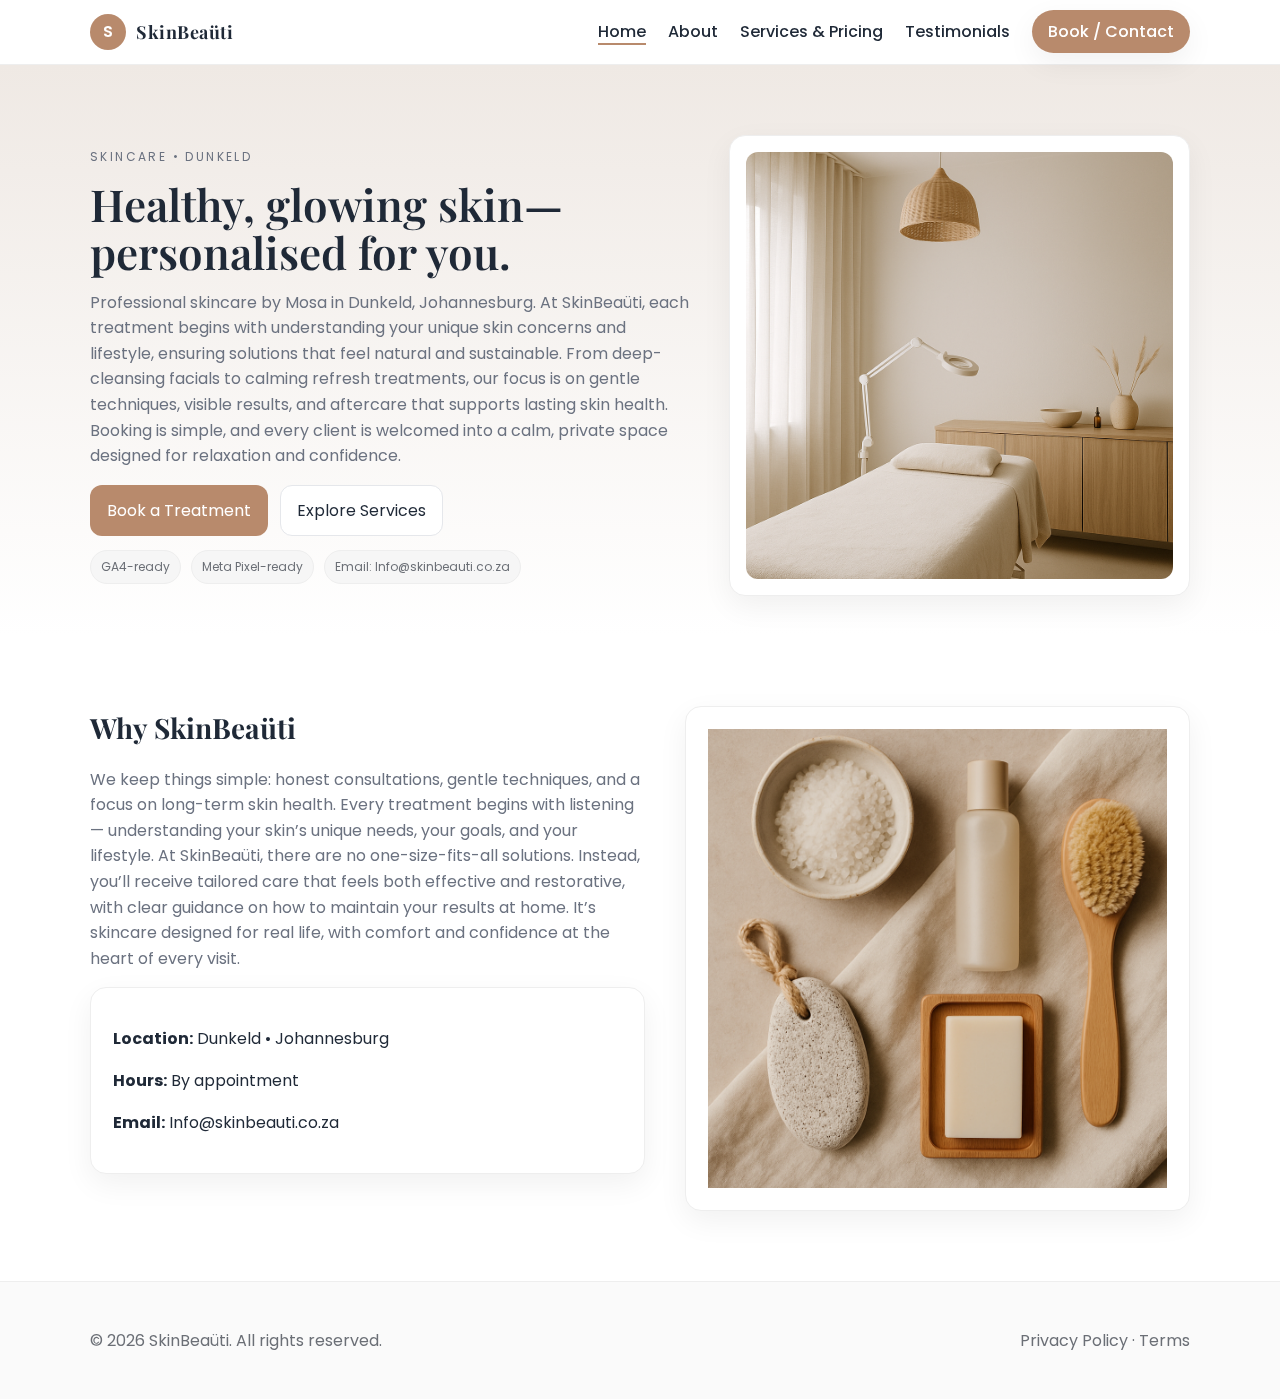
<file: index.html>
<!DOCTYPE html>
<html lang="en">
<head>
  <meta charset="utf-8" />
  <meta name="viewport" content="width=device-width, initial-scale=1" />
  <title>SkinBeaüti | Skincare in Dunkeld</title>
  <meta name="description" content="SkinBeaüti — professional skincare in Dunkeld. Book your treatment today." />
  <meta name="theme-color" content="#efe9e4" />
  <link href="https://fonts.googleapis.com/css2?family=Poppins:wght@300;400;500;600&family=Playfair+Display:wght@400;600&display=swap" rel="stylesheet">
  <link rel="stylesheet" href="styles.css" />
</head>
<body>
<header>
  <div class="container nav">
    <div class="brand">
      <div class="logo" aria-hidden="true">S</div>
      <h1>SkinBeaüti</h1>
    </div>

    <!-- Mobile menu toggle -->
    <button class="nav-toggle" aria-label="Toggle menu" aria-controls="primary-nav" aria-expanded="false">
      <span class="nav-bar" aria-hidden="true"></span>
      <span class="nav-bar" aria-hidden="true"></span>
      <span class="nav-bar" aria-hidden="true"></span>
    </button>

    <nav aria-label="Primary">
      <ul id="primary-nav" class="nav-links">
        <li><a href="index.html">Home</a></li>
        <li><a href="about.html">About</a></li>
        <!---<li><a href="services.html">Services</a></li>--->
        <li><a href="pricing.html">Services & Pricing</a></li>
        <li><a href="testimonials.html">Testimonials</a></li>
        <li><a class="cta" href="contact.html">Book / Contact</a></li>
      </ul>
    </nav>
  </div>
</header>

  <section class="hero">
    <div class="container hero-grid">
      <div>
        <div class="eyebrow">Skincare • Dunkeld</div>
        <h2>Healthy, glowing skin—personalised for you.</h2>
<p class="lead">
  Professional skincare by Mosa in Dunkeld, Johannesburg. At SkinBeaüti, each treatment begins 
  with understanding your unique skin concerns and lifestyle, ensuring solutions that feel natural 
  and sustainable. From deep-cleansing facials to calming refresh treatments, our focus is on 
  gentle techniques, visible results, and aftercare that supports lasting skin health. 
  Booking is simple, and every client is welcomed into a calm, private space designed for 
  relaxation and confidence.
</p>
        <div class="buttons">
          <a href="contact.html#booking" class="btn primary">Book a Treatment</a>
          <a href="pricing.html" class="btn secondary">Explore Services</a>
        </div>
        <div style="margin-top:14px;display:flex;gap:10px;flex-wrap:wrap">
          <span class="pill">GA4-ready</span>
          <span class="pill">Meta Pixel-ready</span>
          <span class="pill">Email: Info@skinbeauti.co.za</span>
        </div>
      </div>
      <div class="hero-card">
        <img src="skincare  treatment room.png" alt="Skincare treatment room" />
      </div>
    </div>
  </section>

  <section>
    <div class="container about">
      <div>
       <h3 class="section-title">Why SkinBeaüti</h3>
<p class="lead">
  We keep things simple: honest consultations, gentle techniques, and a focus on long-term skin health. 
  Every treatment begins with listening — understanding your skin’s unique needs, your goals, and your lifestyle. 
  At SkinBeaüti, there are no one-size-fits-all solutions. Instead, you’ll receive tailored care that feels both 
  effective and restorative, with clear guidance on how to maintain your results at home. 
  It’s skincare designed for real life, with comfort and confidence at the heart of every visit.
</p>
        <div class="about-card">
          <p><strong>Location:</strong> Dunkeld • Johannesburg</p>
          <p><strong>Hours:</strong> By appointment</p>
          <p><strong>Email:</strong> <a href="mailto:Info@skinbeauti.co.za">Info@skinbeauti.co.za</a></p>
        </div>
      </div>
      <div class="about-card">
        <img src="calm spa textures.png" alt="Calm spa textures" />
      </div>
    </div>
  </section>

  <footer>
    <div class="container foot">
      <p>© <span id="year">2025</span> SkinBeaüti. All rights reserved.</p>
<p class="legal-links">
  <a href="#" data-modal-open="privacy">Privacy Policy</a> ·
  <a href="#" data-modal-open="terms">Terms</a>
</p>
    </div>
  </footer>
  <script src="script.js"></script>

  <!-- Privacy Policy Modal -->
<div class="modal" id="modal-privacy" role="dialog" aria-modal="true" aria-labelledby="modal-privacy-title" aria-hidden="true">
  <div class="modal-dialog" role="document">
    <button class="modal-close" type="button" aria-label="Close" data-modal-close>&times;</button>
    <h2 id="modal-privacy-title" class="modal-title">Privacy Policy</h2>
    <div class="modal-content prose">
      <p class="meta"><strong>Effective date:</strong> 30 September 2025</p>

<h3 id="pp-intro">Introduction</h3>
<p>SkinBeauti (“we”, “our”, “us”) respects your privacy. This policy explains what personal information we collect, how we use it, and your rights under South African law (incl. POPIA) and, where applicable, GDPR.</p>

<h3 id="pp-collect">1) Information we collect</h3>
<ul>
  <li><strong>Contact details:</strong> name, email address, phone number.</li>
  <li><strong>Booking details:</strong> appointment type, date/time, notes.</li>
  <li><strong>Payments:</strong> method and transaction references (processed by third-party gateways; we don’t store full card details).</li>
  <li><strong>Consultation info:</strong> preferences, relevant health notes you choose to share.</li>
  <li><strong>Website data:</strong> IP, device/browser info, pages viewed, cookies/analytics.</li>
</ul>

<h3 id="pp-use">2) How we use your information</h3>
<ul>
  <li>To manage bookings, reminders and service follow-ups.</li>
  <li>To respond to enquiries and provide customer support.</li>
  <li>To process payments and issue invoices/receipts.</li>
  <li>To improve our services, website and client experience.</li>
  <li>To send news/offers only if you’ve opted in (you can opt out anytime).</li>
</ul>

<h3 id="pp-share">3) Sharing & disclosure</h3>
<p>We never sell your personal information. We may share it with trusted processors (e.g., booking systems, email/SMS providers, payment gateways, analytics) strictly to deliver our services, and with authorities if required by law.</p>

<h3 id="pp-security">4) Data security & retention</h3>
<ul>
  <li>We use reasonable technical and organisational measures to protect data.</li>
  <li>We keep data only as long as necessary for the purposes above and to meet legal/record-keeping requirements.</li>
</ul>

<h3 id="pp-cookies">5) Cookies</h3>
<p>We use cookies and similar tech to run the site and analyse usage. You can control cookies in your browser; some features may not function without them.</p>

<h3 id="pp-rights">6) Your rights</h3>
<ul>
  <li>Access, correct or delete your personal information.</li>
  <li>Withdraw marketing consent at any time.</li>
  <li>Lodge a complaint with the Information Regulator (South Africa) if you believe your rights are infringed.</li>
</ul>

<h3 id="pp-xborder">7) Cross-border transfers</h3>
<p>Some processors may store data outside South Africa. We take steps to ensure comparable protection where such transfers occur.</p>

<h3 id="pp-updates">8) Updates</h3>
<p>We may update this policy from time to time. We’ll post changes here with a new effective date.</p>

<h3 id="pp-contact">9) Contact</h3>
<p><strong>SkinBeauti</strong><br>
Dunkeld, South Africa<br>
Email: <a href="mailto:info@skinbeauti.co.za">info@skinbeauti.co.za</a><br>
Phone: +27 82 549 3571</p>

<p class="meta">If you have questions about this policy or your data, contact us at the details above.</p>

    </div>
    <div class="modal-actions">
      <button class="btn secondary" data-modal-close>Close</button>
    </div>
  </div>
</div>

<!-- Terms Modal -->
<div class="modal" id="modal-terms" role="dialog" aria-modal="true" aria-labelledby="modal-terms-title" aria-hidden="true">
  <div class="modal-dialog" role="document">
    <button class="modal-close" type="button" aria-label="Close" data-modal-close>&times;</button>
    <h2 id="modal-terms-title" class="modal-title">Terms & Conditions</h2>
    <div class="modal-content prose">
      <p class="meta"><strong>Effective date:</strong> 30 September 2025</p>

<h3 id="t-intro">1) Acceptance of terms</h3>
<p>By using our website or booking a service with SkinBeauti, you agree to these Terms & Conditions (“Terms”).</p>

<h3 id="t-services">2) Services</h3>
<ul>
  <li>Treatments and services are described on our website and may change without notice.</li>
  <li>Suitability is subject to consultation. We may decline or reschedule if a service is not appropriate for your health or skin condition.</li>
</ul>

<h3 id="t-booking">3) Bookings, arrivals & lateness</h3>
<ul>
  <li>Bookings can be made online, by phone or in person. You’ll receive a confirmation when accepted.</li>
  <li>Please arrive at least <strong>10 minutes</strong> before your appointment for check-in and consultation.</li>
  <li>Late arrivals may reduce treatment time to avoid delaying the next client; full fees may still apply.</li>
</ul>

<h3 id="t-cancel">4) Cancellations & no-shows</h3>
<ul>
  <li>Cancel or reschedule at least <strong>24 hours</strong> before your appointment.</li>
  <li>Late cancellations or no-shows may incur a fee and/or result in forfeiture of any deposit.</li>
</ul>

<h3 id="t-payments">5) Prices, deposits & payments</h3>
<ul>
  <li>Prices are in ZAR and may change. The price at the time of booking applies.</li>
  <li>Deposits may be required. Outstanding balances must be settled on or before treatment.</li>
  <li>Accepted payment methods are listed on our website/booking system.</li>
</ul>

<h3 id="t-refunds">6) Refunds & product returns</h3>
<ul>
  <li>Services rendered are non-refundable.</li>
  <li>Retail products may be returned within <strong>7 days</strong> if unused, unopened and in original packaging with proof of purchase.</li>
</ul>

<h3 id="t-health">7) Health disclosure & patch tests</h3>
<ul>
  <li>Please disclose relevant medical conditions, allergies, medications and recent procedures.</li>
  <li>Patch testing may be required for certain treatments; declining testing is at your own risk.</li>
</ul>

<h3 id="t-liability">8) Liability</h3>
<p>We take appropriate care and follow best practice. However, all treatments carry inherent risks. Except where caused by our negligence, SkinBEauti is not liable for injury, loss or damage arising from services or use of products.</p>

<h3 id="t-website">9) Website use</h3>
<ul>
  <li>Content is informational and not medical advice; always consult a professional for diagnosis.</li>
  <li>You may not copy or redistribute site content without written permission.</li>
</ul>

<h3 id="t-promos">10) Promotions, vouchers & gift cards</h3>
<ul>
  <li>Promotions are valid only for stated periods and can’t be combined unless specified.</li>
  <li>Vouchers/gift cards are non-refundable, non-transferable and must be used before expiry.</li>
</ul>

<h3 id="t-privacy">11) Privacy</h3>
<p>Your use of our services is also governed by our <a href="#" data-modal-open="privacy">Privacy Policy</a>.</p>

<h3 id="t-law">12) Governing law</h3>
<p>These Terms are governed by the laws of South Africa. Disputes fall under South African jurisdiction.</p>

<h3 id="t-contact">13) Contact</h3>
<p><strong>SkinBeauti</strong><br>
Dunkeld, South Africa<br>
Email: <a href="mailto:info@skinbeauti.co.za">info@skinbeauti.co.za</a><br>
Phone: +27 82 549 3571</p>
<p class="meta">If you have questions about these Terms, contact us at the details above.</p>
    </div>
    <div class="modal-actions">
      <button class="btn secondary" data-modal-close>Close</button>
    </div>
  </div>
</div>

</body>
</html>
</file>
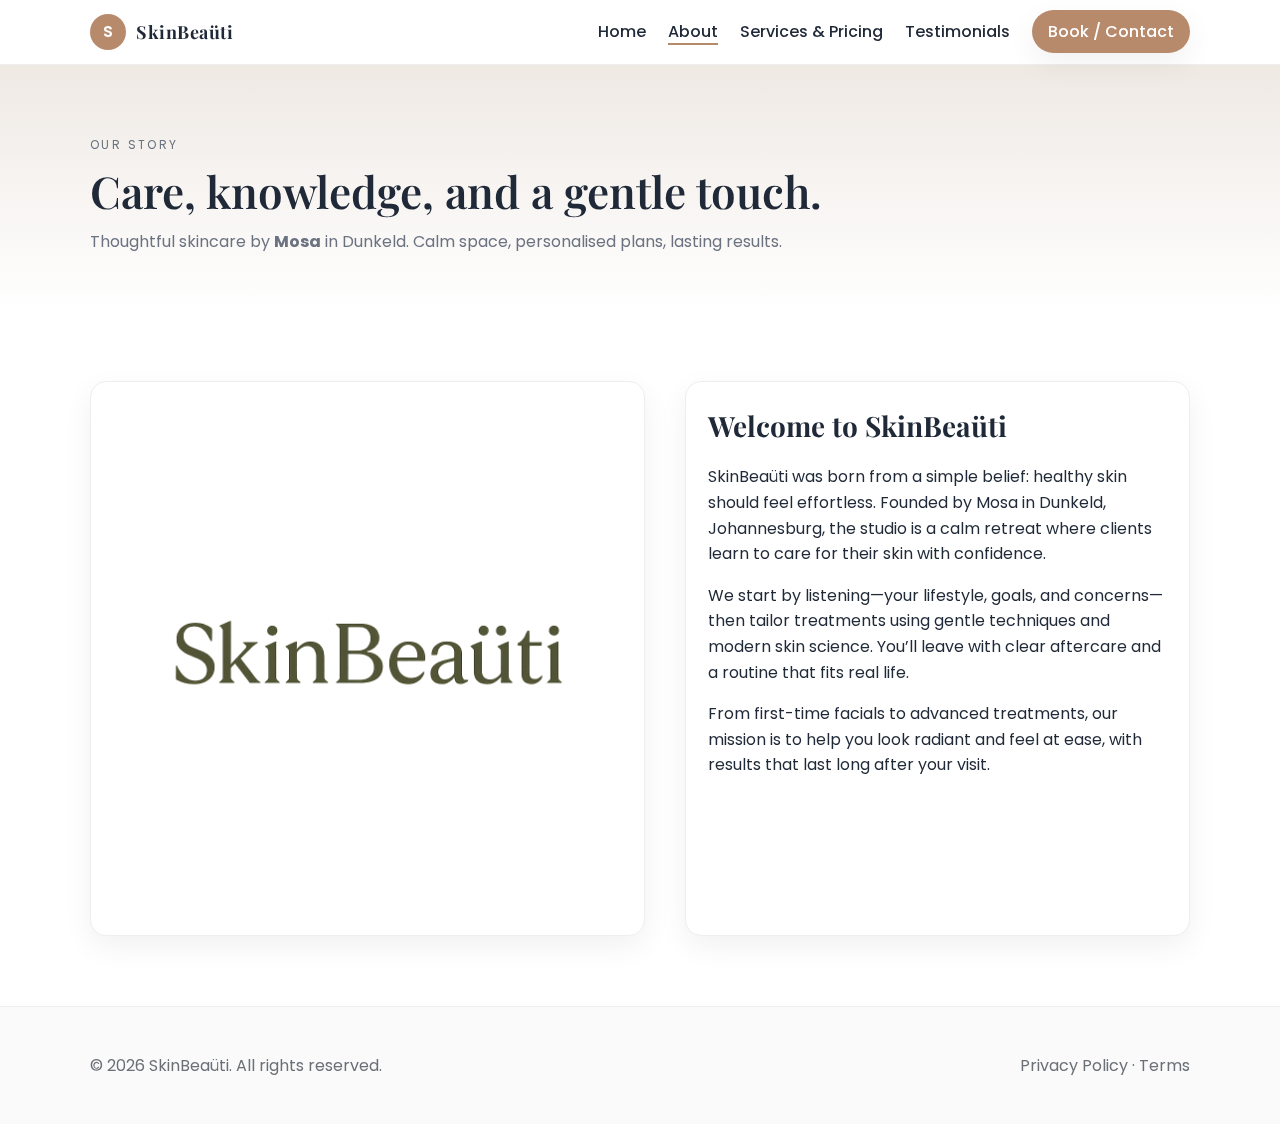
<file: about.html>
<!DOCTYPE html>
<html lang="en">
<head>
  <meta charset="utf-8" />
  <meta name="viewport" content="width=device-width, initial-scale=1" />
  <title>About | SkinBeaüti</title>
  <meta name="description" content="SkinBeaüti — professional skincare in Dunkeld. Book your treatment today." />
  <meta name="theme-color" content="#efe9e4" />
  <link href="https://fonts.googleapis.com/css2?family=Poppins:wght@300;400;500;600&family=Playfair+Display:wght@400;600&display=swap" rel="stylesheet">
  <link rel="stylesheet" href="styles.css" />
</head>
<body>
  <header>
  <div class="container nav">
    <div class="brand">
      <div class="logo" aria-hidden="true">S</div>
      <h1>SkinBeaüti</h1>
    </div>

    <!-- Mobile menu toggle -->
    <button class="nav-toggle" aria-label="Toggle menu" aria-controls="primary-nav" aria-expanded="false">
      <span class="nav-bar" aria-hidden="true"></span>
      <span class="nav-bar" aria-hidden="true"></span>
      <span class="nav-bar" aria-hidden="true"></span>
    </button>

    <nav aria-label="Primary">
      <ul id="primary-nav" class="nav-links">
        <li><a href="index.html">Home</a></li>
        <li><a href="about.html">About</a></li>
        <!---<li><a href="services.html">Services</a></li>--->
        <li><a href="pricing.html">Services & Pricing</a></li>
        <li><a href="testimonials.html">Testimonials</a></li>
        <li><a class="cta" href="contact.html">Book / Contact</a></li>
      </ul>
    </nav>
  </div>
</header>

<section class="hero">
  <div class="container">
    <div class="eyebrow">Our Story</div>
    <h2>Care, knowledge, and a gentle touch.</h2>
    <p class="lead">
      Thoughtful skincare by <strong>Mosa</strong> in Dunkeld. Calm space, personalised plans, lasting results.
    </p>
  </div>
</section>

 <section>
  <div class="container about">
        <div class="about-card">
      <img src="skinbeauti.png" alt="Owner portrait placeholder" />
    </div>
    <div class="about-card">
      <h3 class="section-title">Welcome to SkinBeaüti</h3>
      <p>
        SkinBeaüti was born from a simple belief: healthy skin should feel effortless. Founded by Mosa in
        Dunkeld, Johannesburg, the studio is a calm retreat where clients learn to care for their skin with confidence.
      </p>
      <p>
        We start by listening—your lifestyle, goals, and concerns—then tailor treatments using gentle techniques
        and modern skin science. You’ll leave with clear aftercare and a routine that fits real life.
      </p>
      <p>
        From first-time facials to advanced treatments, our mission is to help you look radiant and feel at ease,
        with results that last long after your visit.
      </p>
    </div>

  </div>
</section>


  <footer>
    <div class="container foot">
      <p>© <span id="year">2025</span> SkinBeaüti. All rights reserved.</p>
<p class="legal-links">
  <a href="#" data-modal-open="privacy">Privacy Policy</a> ·
  <a href="#" data-modal-open="terms">Terms</a>
</p>    </div>
  </footer>
  <script src="script.js"></script>

  <!-- Privacy Policy Modal -->
<div class="modal" id="modal-privacy" role="dialog" aria-modal="true" aria-labelledby="modal-privacy-title" aria-hidden="true">
  <div class="modal-dialog" role="document">
    <button class="modal-close" type="button" aria-label="Close" data-modal-close>&times;</button>
    <h2 id="modal-privacy-title" class="modal-title">Privacy Policy</h2>
    <div class="modal-content prose">
      <p class="meta"><strong>Effective date:</strong> 30 September 2025</p>

<h3 id="pp-intro">Introduction</h3>
<p>SkinBeauti (“we”, “our”, “us”) respects your privacy. This policy explains what personal information we collect, how we use it, and your rights under South African law (incl. POPIA) and, where applicable, GDPR.</p>

<h3 id="pp-collect">1) Information we collect</h3>
<ul>
  <li><strong>Contact details:</strong> name, email address, phone number.</li>
  <li><strong>Booking details:</strong> appointment type, date/time, notes.</li>
  <li><strong>Payments:</strong> method and transaction references (processed by third-party gateways; we don’t store full card details).</li>
  <li><strong>Consultation info:</strong> preferences, relevant health notes you choose to share.</li>
  <li><strong>Website data:</strong> IP, device/browser info, pages viewed, cookies/analytics.</li>
</ul>

<h3 id="pp-use">2) How we use your information</h3>
<ul>
  <li>To manage bookings, reminders and service follow-ups.</li>
  <li>To respond to enquiries and provide customer support.</li>
  <li>To process payments and issue invoices/receipts.</li>
  <li>To improve our services, website and client experience.</li>
  <li>To send news/offers only if you’ve opted in (you can opt out anytime).</li>
</ul>

<h3 id="pp-share">3) Sharing & disclosure</h3>
<p>We never sell your personal information. We may share it with trusted processors (e.g., booking systems, email/SMS providers, payment gateways, analytics) strictly to deliver our services, and with authorities if required by law.</p>

<h3 id="pp-security">4) Data security & retention</h3>
<ul>
  <li>We use reasonable technical and organisational measures to protect data.</li>
  <li>We keep data only as long as necessary for the purposes above and to meet legal/record-keeping requirements.</li>
</ul>

<h3 id="pp-cookies">5) Cookies</h3>
<p>We use cookies and similar tech to run the site and analyse usage. You can control cookies in your browser; some features may not function without them.</p>

<h3 id="pp-rights">6) Your rights</h3>
<ul>
  <li>Access, correct or delete your personal information.</li>
  <li>Withdraw marketing consent at any time.</li>
  <li>Lodge a complaint with the Information Regulator (South Africa) if you believe your rights are infringed.</li>
</ul>

<h3 id="pp-xborder">7) Cross-border transfers</h3>
<p>Some processors may store data outside South Africa. We take steps to ensure comparable protection where such transfers occur.</p>

<h3 id="pp-updates">8) Updates</h3>
<p>We may update this policy from time to time. We’ll post changes here with a new effective date.</p>

<h3 id="pp-contact">9) Contact</h3>
<p><strong>SkinBeauti</strong><br>
Dunkeld, South Africa<br>
Email: <a href="mailto:info@skinbeauti.co.za">info@skinbeauti.co.za</a><br>
Phone: +27 82 549 3571</p>

<p class="meta">If you have questions about this policy or your data, contact us at the details above.</p>

    </div>
    <div class="modal-actions">
      <button class="btn secondary" data-modal-close>Close</button>
    </div>
  </div>
</div>

<!-- Terms Modal -->
<div class="modal" id="modal-terms" role="dialog" aria-modal="true" aria-labelledby="modal-terms-title" aria-hidden="true">
  <div class="modal-dialog" role="document">
    <button class="modal-close" type="button" aria-label="Close" data-modal-close>&times;</button>
    <h2 id="modal-terms-title" class="modal-title">Terms & Conditions</h2>
    <div class="modal-content prose">
      <p class="meta"><strong>Effective date:</strong> 30 September 2025</p>

<h3 id="t-intro">1) Acceptance of terms</h3>
<p>By using our website or booking a service with SkinBeauti, you agree to these Terms & Conditions (“Terms”).</p>

<h3 id="t-services">2) Services</h3>
<ul>
  <li>Treatments and services are described on our website and may change without notice.</li>
  <li>Suitability is subject to consultation. We may decline or reschedule if a service is not appropriate for your health or skin condition.</li>
</ul>

<h3 id="t-booking">3) Bookings, arrivals & lateness</h3>
<ul>
  <li>Bookings can be made online, by phone or in person. You’ll receive a confirmation when accepted.</li>
  <li>Please arrive at least <strong>10 minutes</strong> before your appointment for check-in and consultation.</li>
  <li>Late arrivals may reduce treatment time to avoid delaying the next client; full fees may still apply.</li>
</ul>

<h3 id="t-cancel">4) Cancellations & no-shows</h3>
<ul>
  <li>Cancel or reschedule at least <strong>24 hours</strong> before your appointment.</li>
  <li>Late cancellations or no-shows may incur a fee and/or result in forfeiture of any deposit.</li>
</ul>

<h3 id="t-payments">5) Prices, deposits & payments</h3>
<ul>
  <li>Prices are in ZAR and may change. The price at the time of booking applies.</li>
  <li>Deposits may be required. Outstanding balances must be settled on or before treatment.</li>
  <li>Accepted payment methods are listed on our website/booking system.</li>
</ul>

<h3 id="t-refunds">6) Refunds & product returns</h3>
<ul>
  <li>Services rendered are non-refundable.</li>
  <li>Retail products may be returned within <strong>7 days</strong> if unused, unopened and in original packaging with proof of purchase.</li>
</ul>

<h3 id="t-health">7) Health disclosure & patch tests</h3>
<ul>
  <li>Please disclose relevant medical conditions, allergies, medications and recent procedures.</li>
  <li>Patch testing may be required for certain treatments; declining testing is at your own risk.</li>
</ul>

<h3 id="t-liability">8) Liability</h3>
<p>We take appropriate care and follow best practice. However, all treatments carry inherent risks. Except where caused by our negligence, SkinBEauti is not liable for injury, loss or damage arising from services or use of products.</p>

<h3 id="t-website">9) Website use</h3>
<ul>
  <li>Content is informational and not medical advice; always consult a professional for diagnosis.</li>
  <li>You may not copy or redistribute site content without written permission.</li>
</ul>

<h3 id="t-promos">10) Promotions, vouchers & gift cards</h3>
<ul>
  <li>Promotions are valid only for stated periods and can’t be combined unless specified.</li>
  <li>Vouchers/gift cards are non-refundable, non-transferable and must be used before expiry.</li>
</ul>

<h3 id="t-privacy">11) Privacy</h3>
<p>Your use of our services is also governed by our <a href="#" data-modal-open="privacy">Privacy Policy</a>.</p>

<h3 id="t-law">12) Governing law</h3>
<p>These Terms are governed by the laws of South Africa. Disputes fall under South African jurisdiction.</p>

<h3 id="t-contact">13) Contact</h3>
<p><strong>SkinBeauti</strong><br>
Dunkeld, South Africa<br>
Email: <a href="mailto:info@skinbeauti.co.za">info@skinbeauti.co.za</a><br>
Phone: +27 82 549 3571</p>
<p class="meta">If you have questions about these Terms, contact us at the details above.</p>
    </div>
    <div class="modal-actions">
      <button class="btn secondary" data-modal-close>Close</button>
    </div>
  </div>
</div>

</body>
</html>
</file>
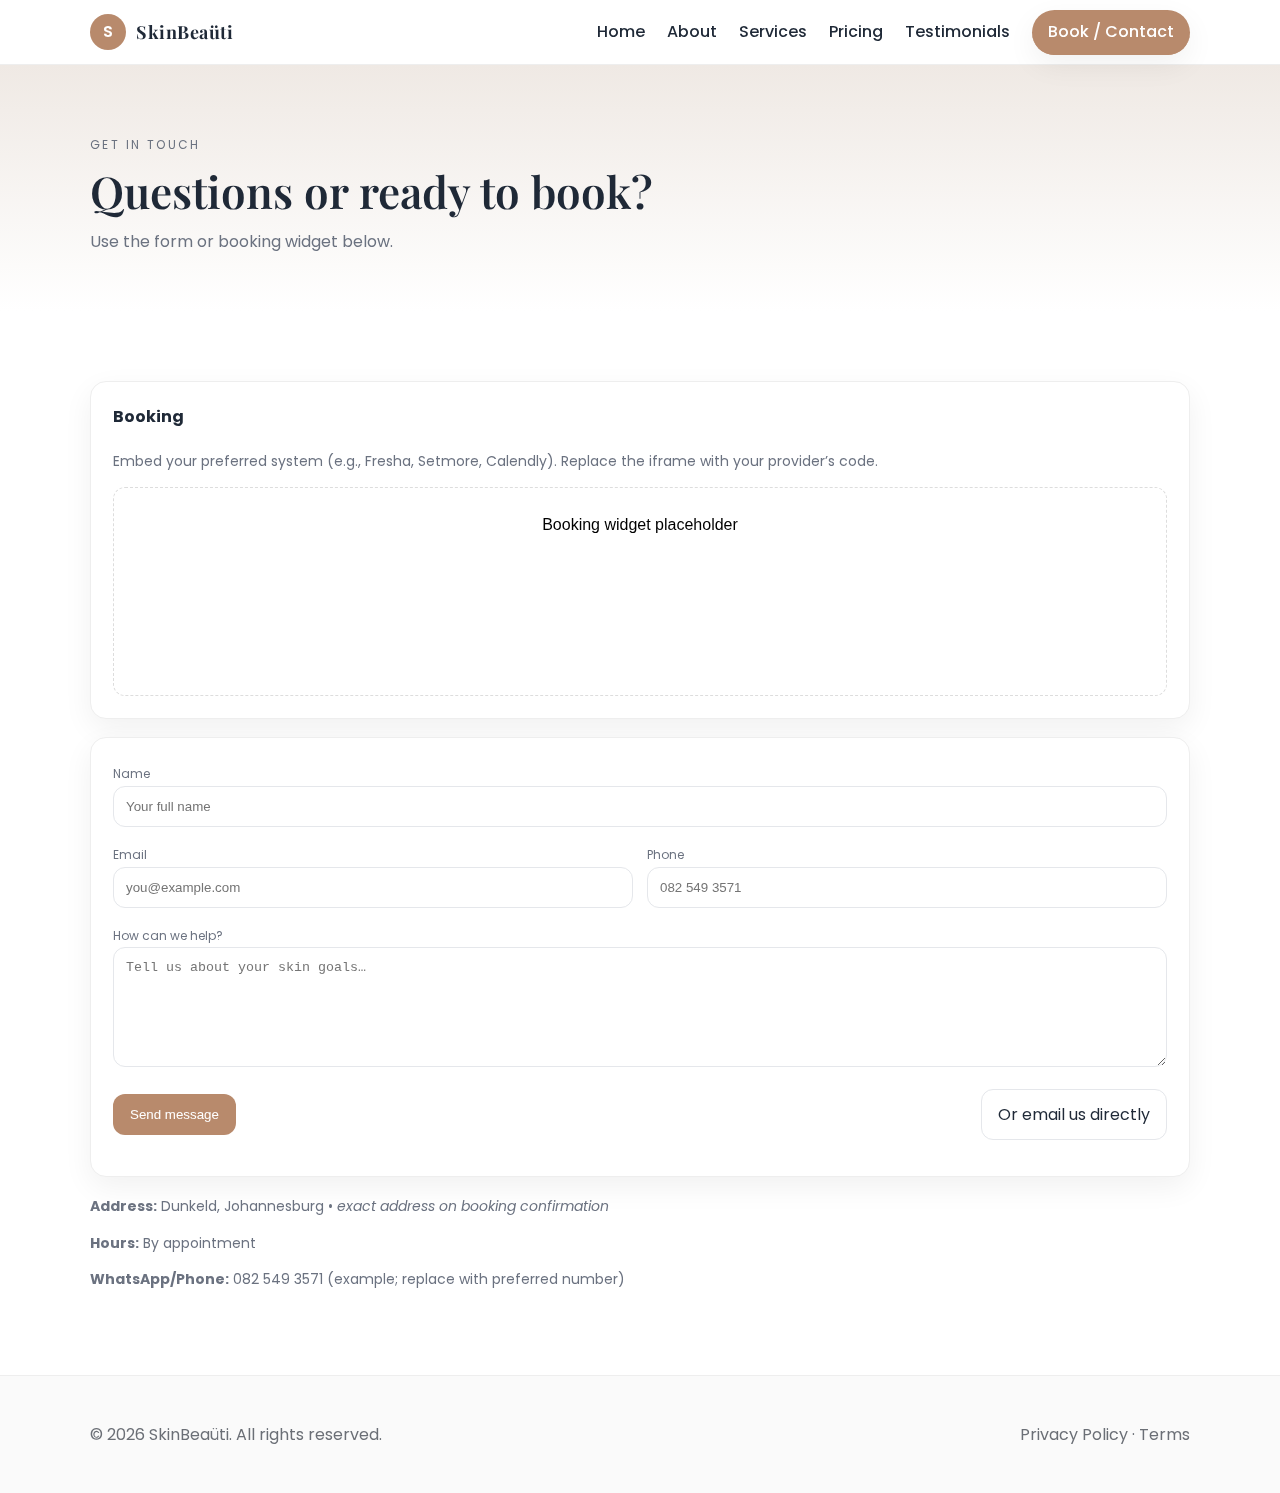
<file: contact.html>
<!DOCTYPE html>
<html lang="en">
<head>
  <meta charset="utf-8" />
  <meta name="viewport" content="width=device-width, initial-scale=1" />
  <title>Contact | SkinBeaüti</title>
  <meta name="description" content="SkinBeaüti — professional skincare in Dunkeld. Book your treatment today." />
  <meta name="theme-color" content="#efe9e4" />
  <link href="https://fonts.googleapis.com/css2?family=Poppins:wght@300;400;500;600&family=Playfair+Display:wght@400;600&display=swap" rel="stylesheet">
  <link rel="stylesheet" href="styles.css" />
</head>
<body>
  <header>
    <div class="container nav">
      <div class="brand">
        <div class="logo" aria-hidden="true">S</div>
        <h1>SkinBeaüti</h1>
      </div>
      <nav aria-label="Primary">
        <ul>
          <li><a href="index.html">Home</a></li>
          <li><a href="about.html">About</a></li>
          <li><a href="services.html">Services</a></li>
          <li><a href="pricing.html">Pricing</a></li>
          <li><a href="testimonials.html">Testimonials</a></li>
          <li><a class="cta" href="contact.html">Book / Contact</a></li>
        </ul>
      </nav>
    </div>
  </header>
  <section class="hero">
    <div class="container">
      <div class="eyebrow">Get in touch</div>
      <h2>Questions or ready to book?</h2>
      <p class="lead">Use the form or booking widget below.</p>
    </div>
  </section>
  <section>
    <div class="container">
      <div id="booking" class="card" style="margin-bottom:18px">
        <h4 style="margin-top:0">Booking</h4>
        <p class="meta">Embed your preferred system (e.g., Fresha, Setmore, Calendly). Replace the iframe with your provider’s code.</p>
        <div style="border:1px dashed #ddd;border-radius:12px;overflow:hidden">
          <iframe title="Booking placeholder" srcdoc="<div style='font-family:sans-serif;padding:20px;text-align:center'>Booking widget placeholder</div>" style="width:100%;height:200px;border:0"></iframe>
        </div>
      </div>

      <div class="card">
        <form id="contactForm" novalidate>
          <div class="full">
            <label for="name">Name</label>
            <input id="name" name="name" placeholder="Your full name" required />
          </div>
          <div>
            <label for="email">Email</label>
            <input id="email" name="email" type="email" placeholder="you@example.com" required />
          </div>
          <div>
            <label for="phone">Phone</label>
            <input id="phone" name="phone" inputmode="tel" placeholder="082 549 3571" />
          </div>
          <div class="full">
            <label for="message">How can we help?</label>
            <textarea id="message" name="message" placeholder="Tell us about your skin goals…" required></textarea>
          </div>
          <div class="full" style="display:flex;gap:10px;align-items:center;justify-content:space-between;flex-wrap:wrap">
            <button class="btn primary" type="submit">Send message</button>
            <a class="btn secondary" href="mailto:Info@skinbeauti.co.za?subject=Website%20enquiry">Or email us directly</a>
          </div>
          <p id="formNote" class="meta full" style="margin:0"></p>
        </form>
      </div>

      <div style="margin-top:18px" class="meta">
        <p><strong>Address:</strong> Dunkeld, Johannesburg • <em>exact address on booking confirmation</em></p>
        <p><strong>Hours:</strong> By appointment</p>
        <p><strong>WhatsApp/Phone:</strong> 082 549 3571 (example; replace with preferred number)</p>
      </div>
    </div>
  </section>

  <script type="application/ld+json">
  {
    "@context": "https://schema.org",
    "@type": "BeautySalon",
    "name": "SkinBeaüti",
    "address": {"@type":"PostalAddress","addressLocality":"Dunkeld","addressRegion":"Gauteng","addressCountry":"ZA"},
    "email": "Info@skinbeauti.co.za",
    "url": "https://skinbeauti.co.za/",
    "telephone": "+27-82-549-3571"
  }
  </script>

  <footer>
    <div class="container foot">
      <p>© <span id="year">2025</span> SkinBeaüti. All rights reserved.</p>
<p class="legal-links">
  <a href="#" data-modal-open="privacy">Privacy Policy</a> ·
  <a href="#" data-modal-open="terms">Terms</a>
</p>    </div>
  </footer>
  <script src="script.js"></script>

  <div class="modal" id="modal-privacy" role="dialog" aria-modal="true" aria-labelledby="modal-privacy-title" aria-hidden="true">
  <div class="modal-dialog" role="document">
    <button class="modal-close" type="button" aria-label="Close" data-modal-close>&times;</button>
    <h2 id="modal-privacy-title" class="modal-title">Privacy Policy</h2>
    <div class="modal-content prose">
      <p>Your Privacy Policy text goes here…</p>
    </div>
    <div class="modal-actions">
      <button class="btn secondary" data-modal-close>Close</button>
    </div>
  </div>
</div>

<!-- Terms Modal -->
<div class="modal" id="modal-terms" role="dialog" aria-modal="true" aria-labelledby="modal-terms-title" aria-hidden="true">
  <div class="modal-dialog" role="document">
    <button class="modal-close" type="button" aria-label="Close" data-modal-close>&times;</button>
    <h2 id="modal-terms-title" class="modal-title">Terms & Conditions</h2>
    <div class="modal-content prose">
      <p>Your Terms & Conditions text goes here…</p>
    </div>
    <div class="modal-actions">
      <button class="btn secondary" data-modal-close>Close</button>
    </div>
  </div>
</div>

</body>
</html>
</file>
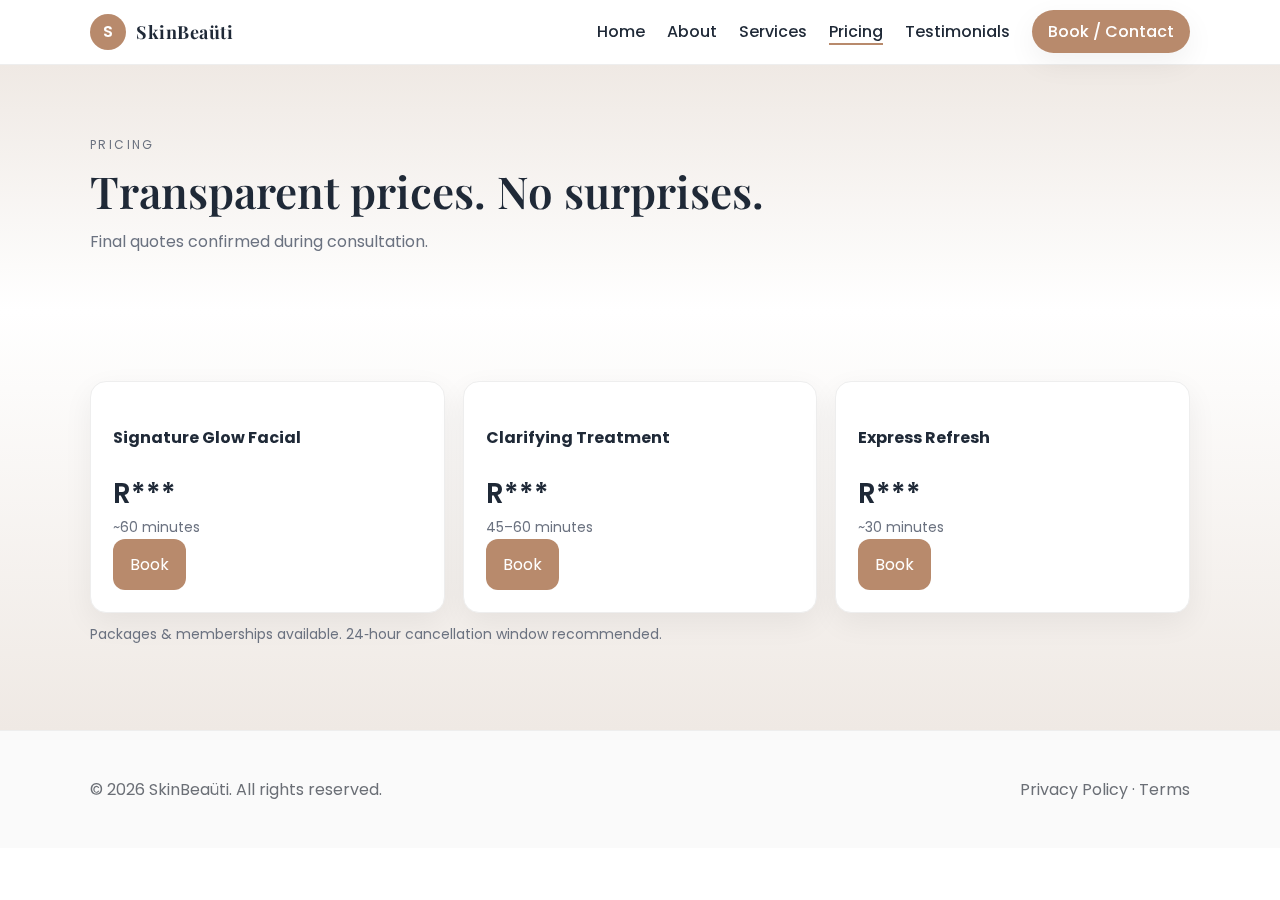
<file: pricing.html>
<!DOCTYPE html>
<html lang="en">
<head>
  <meta charset="utf-8" />
  <meta name="viewport" content="width=device-width, initial-scale=1" />
  <title>Pricing | SkinBeaüti</title>
  <meta name="description" content="SkinBeaüti — professional skincare in Dunkeld. Book your treatment today." />
  <meta name="theme-color" content="#efe9e4" />
  <link href="https://fonts.googleapis.com/css2?family=Poppins:wght@300;400;500;600&family=Playfair+Display:wght@400;600&display=swap" rel="stylesheet">
  <link rel="stylesheet" href="styles.css" />
</head>
<body>
  <header>
    <div class="container nav">
      <div class="brand">
        <div class="logo" aria-hidden="true">S</div>
        <h1>SkinBeaüti</h1>
      </div>
      <nav aria-label="Primary">
        <ul>
          <li><a href="index.html">Home</a></li>
          <li><a href="about.html">About</a></li>
          <li><a href="services.html">Services</a></li>
          <li><a href="pricing.html">Pricing</a></li>
          <li><a href="testimonials.html">Testimonials</a></li>
          <li><a class="cta" href="contact.html">Book / Contact</a></li>
        </ul>
      </nav>
    </div>
  </header>
  <section class="hero">
    <div class="container">
      <div class="eyebrow">Pricing</div>
      <h2>Transparent prices. No surprises.</h2>
      <p class="lead">Final quotes confirmed during consultation.</p>
    </div>
  </section>
  <section style="background:linear-gradient(180deg,#fff,var(--soft))">
    <div class="container">
      <div class="price-grid">
        <div class="card">
          <h4>Signature Glow Facial</h4>
          <div class="price">R***</div>
          <div class="meta">~60 minutes</div>
          <a class="btn primary" href="contact.html#booking">Book</a>
        </div>
        <div class="card">
          <h4>Clarifying Treatment</h4>
          <div class="price">R***</div>
          <div class="meta">45–60 minutes</div>
          <a class="btn primary" href="contact.html#booking">Book</a>
        </div>
        <div class="card">
          <h4>Express Refresh</h4>
          <div class="price">R***</div>
          <div class="meta">~30 minutes</div>
          <a class="btn primary" href="contact.html#booking">Book</a>
        </div>
      </div>
      <p class="meta" style="margin-top:10px">Packages & memberships available. 24‑hour cancellation window recommended.</p>
    </div>
  </section>

  <footer>
    <div class="container foot">
      <p>© <span id="year">2025</span> SkinBeaüti. All rights reserved.</p>
<p class="legal-links">
  <a href="#" data-modal-open="privacy">Privacy Policy</a> ·
  <a href="#" data-modal-open="terms">Terms</a>
</p>    </div>
  </footer>
  <script src="script.js"></script>

  <div class="modal" id="modal-privacy" role="dialog" aria-modal="true" aria-labelledby="modal-privacy-title" aria-hidden="true">
  <div class="modal-dialog" role="document">
    <button class="modal-close" type="button" aria-label="Close" data-modal-close>&times;</button>
    <h2 id="modal-privacy-title" class="modal-title">Privacy Policy</h2>
    <div class="modal-content prose">
      <p>Your Privacy Policy text goes here…</p>
    </div>
    <div class="modal-actions">
      <button class="btn secondary" data-modal-close>Close</button>
    </div>
  </div>
</div>

<!-- Terms Modal -->
<div class="modal" id="modal-terms" role="dialog" aria-modal="true" aria-labelledby="modal-terms-title" aria-hidden="true">
  <div class="modal-dialog" role="document">
    <button class="modal-close" type="button" aria-label="Close" data-modal-close>&times;</button>
    <h2 id="modal-terms-title" class="modal-title">Terms & Conditions</h2>
    <div class="modal-content prose">
      <p>Your Terms & Conditions text goes here…</p>
    </div>
    <div class="modal-actions">
      <button class="btn secondary" data-modal-close>Close</button>
    </div>
  </div>
</div>

</body>
</html>
</file>
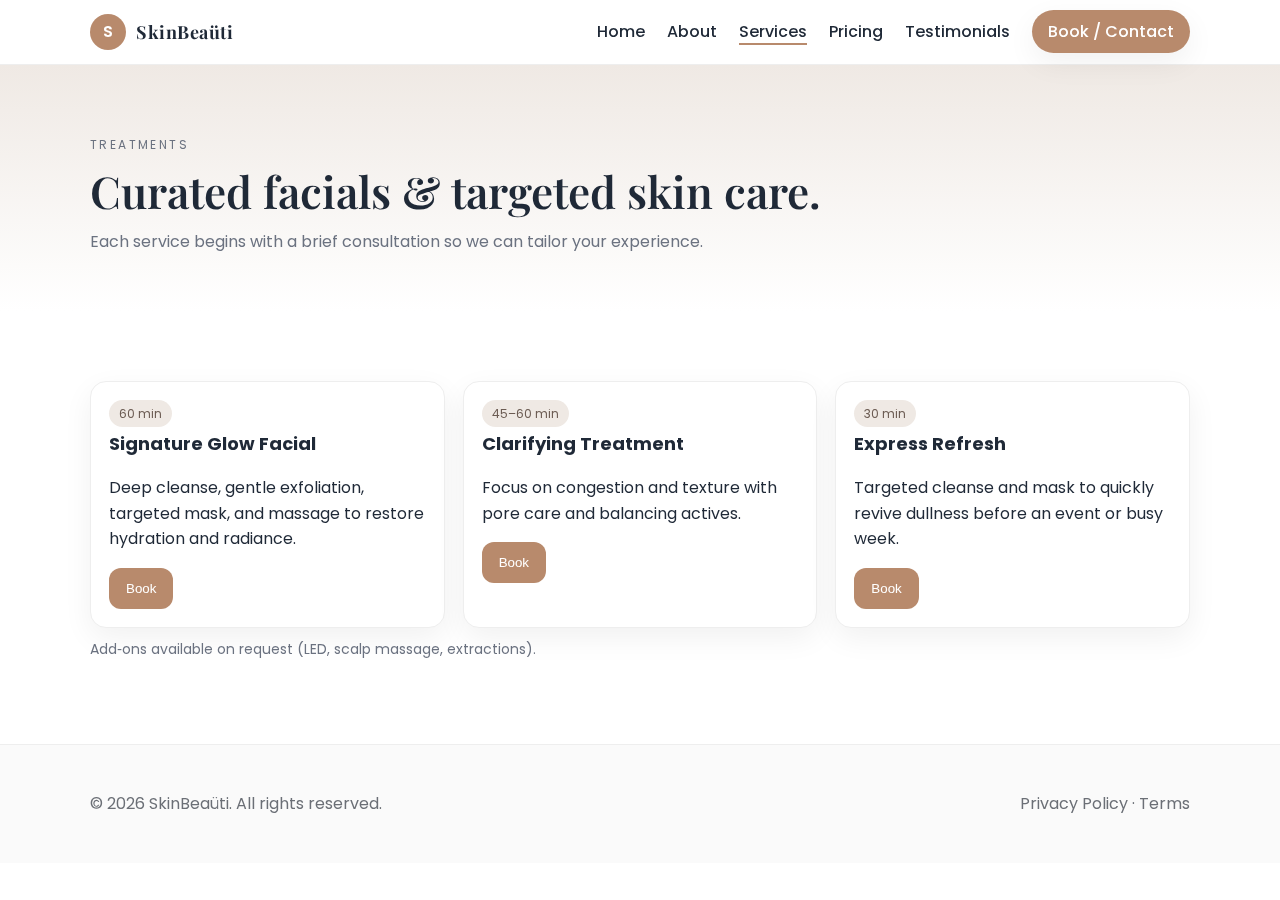
<file: services.html>
<!DOCTYPE html>
<html lang="en">
<head>
  <meta charset="utf-8" />
  <meta name="viewport" content="width=device-width, initial-scale=1" />
  <title>Services | SkinBeaüti</title>
  <meta name="description" content="SkinBeaüti — professional skincare in Dunkeld. Book your treatment today." />
  <meta name="theme-color" content="#efe9e4" />
  <link href="https://fonts.googleapis.com/css2?family=Poppins:wght@300;400;500;600&family=Playfair+Display:wght@400;600&display=swap" rel="stylesheet">
  <link rel="stylesheet" href="styles.css" />
</head>
<body>
  <header>
    <div class="container nav">
      <div class="brand">
        <div class="logo" aria-hidden="true">S</div>
        <h1>SkinBeaüti</h1>
      </div>
      <nav aria-label="Primary">
        <ul>
          <li><a href="index.html">Home</a></li>
          <li><a href="about.html">About</a></li>
          <li><a href="services.html">Services</a></li>
          <li><a href="pricing.html">Pricing</a></li>
          <li><a href="testimonials.html">Testimonials</a></li>
          <li><a class="cta" href="contact.html">Book / Contact</a></li>
        </ul>
      </nav>
    </div>
  </header>
  <section class="hero">
    <div class="container">
      <div class="eyebrow">Treatments</div>
      <h2>Curated facials & targeted skin care.</h2>
      <p class="lead">Each service begins with a brief consultation so we can tailor your experience.</p>
    </div>
  </section>
  <section>
    <div class="container">
      <div class="services-grid" role="list">
        <article class="service" role="listitem">
          <span class="badge">60 min</span>
          <h4>Signature Glow Facial</h4>
          <p>Deep cleanse, gentle exfoliation, targeted mask, and massage to restore hydration and radiance.</p>
          <button class="btn primary" data-book>Book</button>
        </article>
        <article class="service" role="listitem">
          <span class="badge">45–60 min</span>
          <h4>Clarifying Treatment</h4>
          <p>Focus on congestion and texture with pore care and balancing actives.</p>
          <button class="btn primary" data-book>Book</button>
        </article>
        <article class="service" role="listitem">
          <span class="badge">30 min</span>
          <h4>Express Refresh</h4>
          <p>Targeted cleanse and mask to quickly revive dullness before an event or busy week.</p>
          <button class="btn primary" data-book>Book</button>
        </article>
      </div>
      <p class="meta" style="margin-top:10px">Add‑ons available on request (LED, scalp massage, extractions).</p>
    </div>
  </section>

  <footer>
    <div class="container foot">
      <p>© <span id="year">2025</span> SkinBeaüti. All rights reserved.</p>
<p class="legal-links">
  <a href="#" data-modal-open="privacy">Privacy Policy</a> ·
  <a href="#" data-modal-open="terms">Terms</a>
</p>    </div>
  </footer>
  <script src="script.js"></script>

  <div class="modal" id="modal-privacy" role="dialog" aria-modal="true" aria-labelledby="modal-privacy-title" aria-hidden="true">
  <div class="modal-dialog" role="document">
    <button class="modal-close" type="button" aria-label="Close" data-modal-close>&times;</button>
    <h2 id="modal-privacy-title" class="modal-title">Privacy Policy</h2>
    <div class="modal-content prose">
      <p>Your Privacy Policy text goes here…</p>
    </div>
    <div class="modal-actions">
      <button class="btn secondary" data-modal-close>Close</button>
    </div>
  </div>
</div>

<!-- Terms Modal -->
<div class="modal" id="modal-terms" role="dialog" aria-modal="true" aria-labelledby="modal-terms-title" aria-hidden="true">
  <div class="modal-dialog" role="document">
    <button class="modal-close" type="button" aria-label="Close" data-modal-close>&times;</button>
    <h2 id="modal-terms-title" class="modal-title">Terms & Conditions</h2>
    <div class="modal-content prose">
      <p>Your Terms & Conditions text goes here…</p>
    </div>
    <div class="modal-actions">
      <button class="btn secondary" data-modal-close>Close</button>
    </div>
  </div>
</div>

</body>
</html>
</file>
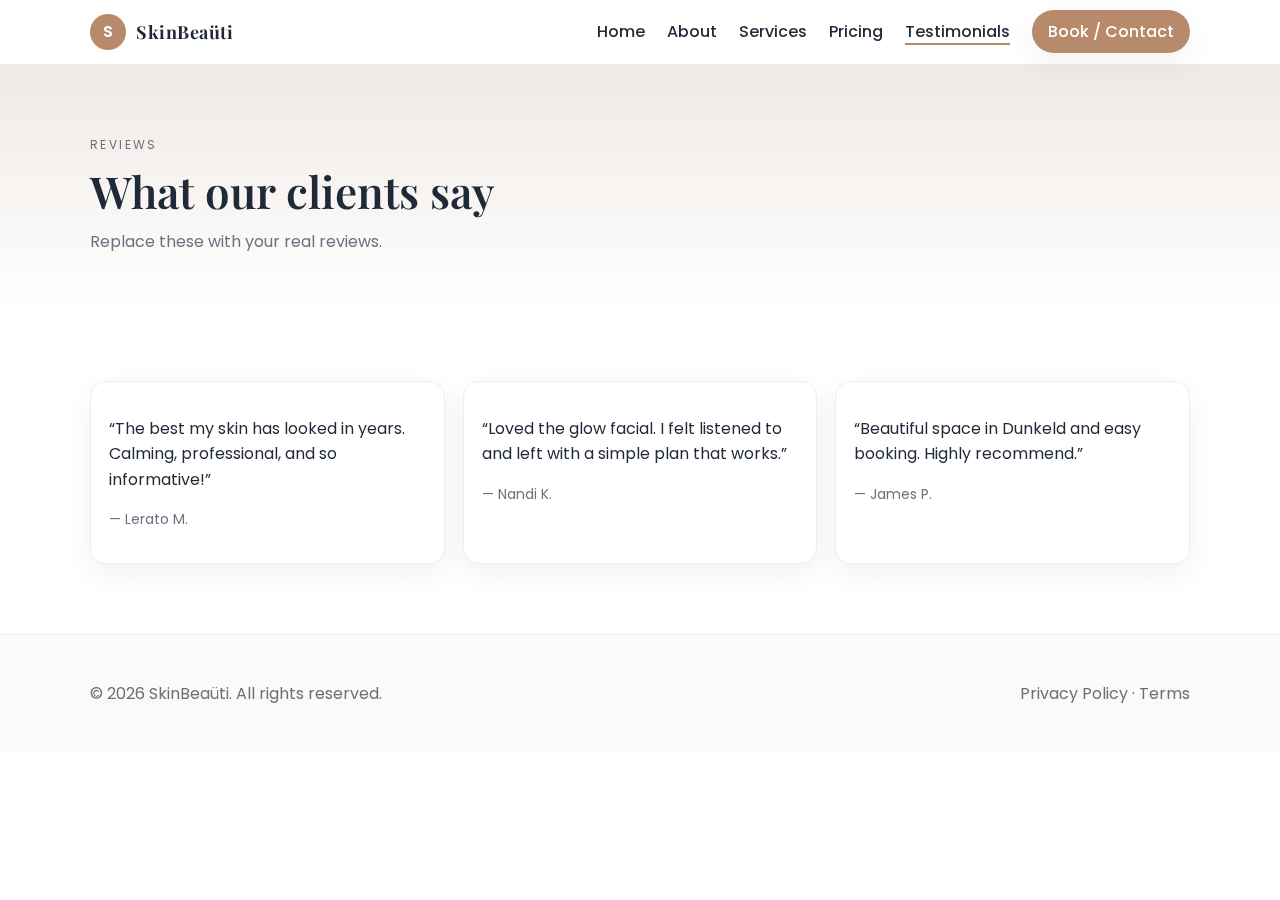
<file: testimonials.html>
<!DOCTYPE html>
<html lang="en">
<head>
  <meta charset="utf-8" />
  <meta name="viewport" content="width=device-width, initial-scale=1" />
  <title>Testimonials | SkinBeaüti</title>
  <meta name="description" content="SkinBeaüti — professional skincare in Dunkeld. Book your treatment today." />
  <meta name="theme-color" content="#efe9e4" />
  <link href="https://fonts.googleapis.com/css2?family=Poppins:wght@300;400;500;600&family=Playfair+Display:wght@400;600&display=swap" rel="stylesheet">
  <link rel="stylesheet" href="styles.css" />
</head>
<body>
  <header>
    <div class="container nav">
      <div class="brand">
        <div class="logo" aria-hidden="true">S</div>
        <h1>SkinBeaüti</h1>
      </div>
      <nav aria-label="Primary">
        <ul>
          <li><a href="index.html">Home</a></li>
          <li><a href="about.html">About</a></li>
          <li><a href="services.html">Services</a></li>
          <li><a href="pricing.html">Pricing</a></li>
          <li><a href="testimonials.html">Testimonials</a></li>
          <li><a class="cta" href="contact.html">Book / Contact</a></li>
        </ul>
      </nav>
    </div>
  </header>
  <section class="hero">
    <div class="container">
      <div class="eyebrow">Reviews</div>
      <h2>What our clients say</h2>
      <p class="lead">Replace these with your real reviews.</p>
    </div>
  </section>
  <section>
    <div class="container">
      <div class="testimonials">
        <div class="quote">
          <p>“The best my skin has looked in years. Calming, professional, and so informative!”</p>
          <p class="meta">— Lerato M.</p>
        </div>
        <div class="quote">
          <p>“Loved the glow facial. I felt listened to and left with a simple plan that works.”</p>
          <p class="meta">— Nandi K.</p>
        </div>
        <div class="quote">
          <p>“Beautiful space in Dunkeld and easy booking. Highly recommend.”</p>
          <p class="meta">— James P.</p>
        </div>
      </div>
    </div>
  </section>

  <footer>
    <div class="container foot">
      <p>© <span id="year">2025</span> SkinBeaüti. All rights reserved.</p>
<p class="legal-links">
  <a href="#" data-modal-open="privacy">Privacy Policy</a> ·
  <a href="#" data-modal-open="terms">Terms</a>
</p>    </div>
  </footer>
  <script src="script.js"></script>

  <!-- Privacy Policy Modal -->
<div class="modal" id="modal-privacy" role="dialog" aria-modal="true" aria-labelledby="modal-privacy-title" aria-hidden="true">
  <div class="modal-dialog" role="document">
    <button class="modal-close" type="button" aria-label="Close" data-modal-close>&times;</button>
    <h2 id="modal-privacy-title" class="modal-title">Privacy Policy</h2>
    <div class="modal-content prose">
      <p class="meta"><strong>Effective date:</strong> 30 September 2025</p>

<h3 id="pp-intro">Introduction</h3>
<p>SkinBeauti (“we”, “our”, “us”) respects your privacy. This policy explains what personal information we collect, how we use it, and your rights under South African law (incl. POPIA) and, where applicable, GDPR.</p>

<h3 id="pp-collect">1) Information we collect</h3>
<ul>
  <li><strong>Contact details:</strong> name, email address, phone number.</li>
  <li><strong>Booking details:</strong> appointment type, date/time, notes.</li>
  <li><strong>Payments:</strong> method and transaction references (processed by third-party gateways; we don’t store full card details).</li>
  <li><strong>Consultation info:</strong> preferences, relevant health notes you choose to share.</li>
  <li><strong>Website data:</strong> IP, device/browser info, pages viewed, cookies/analytics.</li>
</ul>

<h3 id="pp-use">2) How we use your information</h3>
<ul>
  <li>To manage bookings, reminders and service follow-ups.</li>
  <li>To respond to enquiries and provide customer support.</li>
  <li>To process payments and issue invoices/receipts.</li>
  <li>To improve our services, website and client experience.</li>
  <li>To send news/offers only if you’ve opted in (you can opt out anytime).</li>
</ul>

<h3 id="pp-share">3) Sharing & disclosure</h3>
<p>We never sell your personal information. We may share it with trusted processors (e.g., booking systems, email/SMS providers, payment gateways, analytics) strictly to deliver our services, and with authorities if required by law.</p>

<h3 id="pp-security">4) Data security & retention</h3>
<ul>
  <li>We use reasonable technical and organisational measures to protect data.</li>
  <li>We keep data only as long as necessary for the purposes above and to meet legal/record-keeping requirements.</li>
</ul>

<h3 id="pp-cookies">5) Cookies</h3>
<p>We use cookies and similar tech to run the site and analyse usage. You can control cookies in your browser; some features may not function without them.</p>

<h3 id="pp-rights">6) Your rights</h3>
<ul>
  <li>Access, correct or delete your personal information.</li>
  <li>Withdraw marketing consent at any time.</li>
  <li>Lodge a complaint with the Information Regulator (South Africa) if you believe your rights are infringed.</li>
</ul>

<h3 id="pp-xborder">7) Cross-border transfers</h3>
<p>Some processors may store data outside South Africa. We take steps to ensure comparable protection where such transfers occur.</p>

<h3 id="pp-updates">8) Updates</h3>
<p>We may update this policy from time to time. We’ll post changes here with a new effective date.</p>

<h3 id="pp-contact">9) Contact</h3>
<p><strong>SkinBeauti</strong><br>
Dunkeld, South Africa<br>
Email: <a href="mailto:info@skinbeauti.co.za">info@skinbeauti.co.za</a><br>
Phone: +27 82 549 3571</p>

<p class="meta">If you have questions about this policy or your data, contact us at the details above.</p>

    </div>
    <div class="modal-actions">
      <button class="btn secondary" data-modal-close>Close</button>
    </div>
  </div>
</div>

<!-- Terms Modal -->
<div class="modal" id="modal-terms" role="dialog" aria-modal="true" aria-labelledby="modal-terms-title" aria-hidden="true">
  <div class="modal-dialog" role="document">
    <button class="modal-close" type="button" aria-label="Close" data-modal-close>&times;</button>
    <h2 id="modal-terms-title" class="modal-title">Terms & Conditions</h2>
    <div class="modal-content prose">
      <p class="meta"><strong>Effective date:</strong> 30 September 2025</p>

<h3 id="t-intro">1) Acceptance of terms</h3>
<p>By using our website or booking a service with SkinBeauti, you agree to these Terms & Conditions (“Terms”).</p>

<h3 id="t-services">2) Services</h3>
<ul>
  <li>Treatments and services are described on our website and may change without notice.</li>
  <li>Suitability is subject to consultation. We may decline or reschedule if a service is not appropriate for your health or skin condition.</li>
</ul>

<h3 id="t-booking">3) Bookings, arrivals & lateness</h3>
<ul>
  <li>Bookings can be made online, by phone or in person. You’ll receive a confirmation when accepted.</li>
  <li>Please arrive at least <strong>10 minutes</strong> before your appointment for check-in and consultation.</li>
  <li>Late arrivals may reduce treatment time to avoid delaying the next client; full fees may still apply.</li>
</ul>

<h3 id="t-cancel">4) Cancellations & no-shows</h3>
<ul>
  <li>Cancel or reschedule at least <strong>24 hours</strong> before your appointment.</li>
  <li>Late cancellations or no-shows may incur a fee and/or result in forfeiture of any deposit.</li>
</ul>

<h3 id="t-payments">5) Prices, deposits & payments</h3>
<ul>
  <li>Prices are in ZAR and may change. The price at the time of booking applies.</li>
  <li>Deposits may be required. Outstanding balances must be settled on or before treatment.</li>
  <li>Accepted payment methods are listed on our website/booking system.</li>
</ul>

<h3 id="t-refunds">6) Refunds & product returns</h3>
<ul>
  <li>Services rendered are non-refundable.</li>
  <li>Retail products may be returned within <strong>7 days</strong> if unused, unopened and in original packaging with proof of purchase.</li>
</ul>

<h3 id="t-health">7) Health disclosure & patch tests</h3>
<ul>
  <li>Please disclose relevant medical conditions, allergies, medications and recent procedures.</li>
  <li>Patch testing may be required for certain treatments; declining testing is at your own risk.</li>
</ul>

<h3 id="t-liability">8) Liability</h3>
<p>We take appropriate care and follow best practice. However, all treatments carry inherent risks. Except where caused by our negligence, SkinBEauti is not liable for injury, loss or damage arising from services or use of products.</p>

<h3 id="t-website">9) Website use</h3>
<ul>
  <li>Content is informational and not medical advice; always consult a professional for diagnosis.</li>
  <li>You may not copy or redistribute site content without written permission.</li>
</ul>

<h3 id="t-promos">10) Promotions, vouchers & gift cards</h3>
<ul>
  <li>Promotions are valid only for stated periods and can’t be combined unless specified.</li>
  <li>Vouchers/gift cards are non-refundable, non-transferable and must be used before expiry.</li>
</ul>

<h3 id="t-privacy">11) Privacy</h3>
<p>Your use of our services is also governed by our <a href="#" data-modal-open="privacy">Privacy Policy</a>.</p>

<h3 id="t-law">12) Governing law</h3>
<p>These Terms are governed by the laws of South Africa. Disputes fall under South African jurisdiction.</p>

<h3 id="t-contact">13) Contact</h3>
<p><strong>SkinBeauti</strong><br>
Dunkeld, South Africa<br>
Email: <a href="mailto:info@skinbeauti.co.za">info@skinbeauti.co.za</a><br>
Phone: +27 82 549 3571</p>
<p class="meta">If you have questions about these Terms, contact us at the details above.</p>
    </div>
    <div class="modal-actions">
      <button class="btn secondary" data-modal-close>Close</button>
    </div>
  </div>
</div>

</body>
</html>
</file>
<file: styles.css>
:root{
  --bg:#fff; --ink:#1f2937; --muted:#6b7280; --brand:#b88a6c;
  --soft:#efe9e4; --ring:rgba(184,138,108,.35); --radius:16px;
  --shadow:0 10px 30px rgba(0,0,0,.06);
}
*{box-sizing:border-box} html{scroll-behavior:smooth}
body{margin:0;font-family:Poppins,system-ui,-apple-system,Segoe UI,Roboto,Arial,sans-serif;color:var(--ink);background:var(--bg);line-height:1.6}
img{max-width:100%;display:block} a{color:inherit;text-decoration:none}
.container{width:min(1100px,90%);margin-inline:auto}

header{position:sticky;top:0;z-index:50;background:rgba(255,255,255,.85);backdrop-filter:saturate(180%) blur(10px);border-bottom:1px solid #eee}
.nav{display:flex;align-items:center;justify-content:space-between;padding:14px 0}
.brand{display:flex;gap:10px;align-items:center}
.logo{width:36px;height:36px;background:var(--brand);border-radius:50%;display:grid;place-items:center;color:#fff;font-weight:600}
.brand h1{font-family:"Playfair Display",serif;font-size:18px;letter-spacing:.5px;margin:0}
nav ul{display:flex;gap:22px;list-style:none;margin:0;padding:0}
nav a{font-weight:500}
.cta{background:var(--brand);color:#fff;padding:10px 16px;border-radius:999px;box-shadow:var(--shadow)}
nav a.active{border-bottom:2px solid var(--brand)}

.hero{background:linear-gradient(180deg,var(--soft),#fff);padding:70px 0 40px}
.hero-grid{display:grid;grid-template-columns:1.3fr 1fr;gap:40px;align-items:center}
.eyebrow{letter-spacing:.2em;text-transform:uppercase;color:var(--muted);font-size:12px}
.hero h2{font-family:"Playfair Display",serif;font-weight:600;font-size:44px;line-height:1.1;margin:.3em 0}
.hero p{color:var(--muted)}
.buttons{display:flex;gap:12px;margin-top:14px}
.btn{display:inline-flex;align-items:center;gap:8px;padding:12px 16px;border-radius:12px;border:1px solid transparent}
.btn.primary{background:var(--brand);color:#fff}
.btn.secondary{border-color:#e5e7eb}
.hero-card{background:#fff;border:1px solid #eee;border-radius:var(--radius);padding:16px;box-shadow:var(--shadow)}
.hero-card img{border-radius:12px}

section{padding:70px 0}
h3.section-title{font-family:"Playfair Display",serif;font-size:28px;margin:0 0 16px}
p.lead{color:var(--muted);margin-top:0}

.about{display:grid;grid-template-columns:1.1fr 1fr;gap:40px}
.about-card{background:#fff;border:1px solid #eee;border-radius:var(--radius);padding:22px;box-shadow:var(--shadow)}

.services-grid{display:grid;grid-template-columns:repeat(3,1fr);gap:18px}
.service{background:#fff;border:1px solid #eee;border-radius:var(--radius);padding:18px;box-shadow:var(--shadow)}
.service h4{margin:.2em 0 .4em;font-size:18px}
.badge{display:inline-block;background:var(--soft);color:#6b5b52;padding:4px 10px;border-radius:999px;font-size:12px}

.price-grid{display:grid;grid-template-columns:repeat(3,1fr);gap:18px}
.card{background:#fff;border:1px solid #eee;border-radius:var(--radius);padding:22px;box-shadow:var(--shadow)}
.price{font-size:28px;font-weight:600}
.meta{color:var(--muted);font-size:14px}

.testimonials{display:grid;grid-template-columns:repeat(3,1fr);gap:18px}
.quote{background:#fff;border:1px solid #eee;border-radius:var(--radius);padding:18px;box-shadow:var(--shadow);position:relative}
.quote:before{content:"“";position:absolute;top:-18px;left:12px;font-family:serif;font-size:80px;color:#f1ede9;z-index:-1}

form{display:grid;grid-template-columns:1fr 1fr;gap:14px}
form .full{grid-column:1/-1}
label{font-size:12px;color:var(--muted)}
input, textarea, select{width:100%;padding:12px;border:1px solid #e5e7eb;border-radius:12px;outline:none}
input:focus, textarea:focus{border-color:var(--brand);box-shadow:0 0 0 4px var(--ring)}
textarea{min-height:120px}

footer{padding:30px 0;background:#fafafa;border-top:1px solid #eee;color:#6b6f76}
.foot{display:flex;justify-content:space-between;gap:20px;flex-wrap:wrap}
.pill{display:inline-flex;gap:6px;align-items:center;padding:6px 10px;border-radius:999px;background:#f6f6f6;border:1px solid #eee;color:#6b6f76;font-size:12px}

@media (max-width: 900px){
  .hero-grid, .about {grid-template-columns:1fr}
  .services-grid, .price-grid, .testimonials{grid-template-columns:1fr;}
  form{grid-template-columns:1fr}
  .nav{flex-wrap:wrap;gap:10px}
  nav ul{flex-wrap:wrap}
}

/* ---------- Modals (Skinbeauti) ---------- */
.legal-links a { border-bottom:1px solid transparent; }
.legal-links a:hover { border-color: var(--brand); }

.modal {
  position: fixed;
  inset: 0;
  display: grid;
  place-items: center;
  background: rgba(0,0,0,.35);
  padding: 24px;
  z-index: 1000;
  opacity: 0;
  visibility: hidden;
  transition: opacity .25s ease, visibility .25s ease;
}
.modal.open { opacity: 1; visibility: visible; }
.modal-dialog {
  width: min(720px, 92vw);
  max-height: min(82vh, 900px);
  overflow: hidden;
  background: var(--bg);
  color: var(--ink);
  border: 1px solid #eee;
  border-radius: var(--radius);
  box-shadow: var(--shadow);
  transform: translateY(10px);
  transition: transform .25s ease;
}
.modal.open .modal-dialog { transform: translateY(0); }

.modal-title {
  margin: 0;
  padding: 18px 22px 0 22px;
  font-family: "Playfair Display", serif;
  font-size: 22px;
  letter-spacing: .3px;
}

.modal-content {
  padding: 14px 22px 6px 22px;
  max-height: calc(82vh - 140px); /* room for title + actions */
  overflow: auto;
}
.modal-content p, .modal-content li { color: var(--muted); }

.modal-actions {
  display: flex;
  justify-content: flex-end;
  gap: 10px;
  padding: 12px 22px 22px 22px;
  background: linear-gradient(180deg, transparent, #fafafa 60%);
  border-top: 1px solid #eee;
}

.modal-close {
  position: absolute;
  right: 10px; top: 10px;
  width: 36px; height: 36px;
  border: 1px solid #eee;
  border-radius: 999px;
  background: #fff;
  color: var(--ink);
  font-size: 22px;
  line-height: 1;
  cursor: pointer;
  box-shadow: var(--shadow);
}
.modal-close:hover { border-color: var(--brand); box-shadow: 0 0 0 4px var(--ring); }

/* Buttons reuse your existing .btn styles; refine secondary for modal */
.btn.secondary { background: #fff; color: var(--ink); border-color: #e5e7eb; }
.btn.secondary:hover { border-color: var(--brand); box-shadow: 0 0 0 4px var(--ring); }

/* Accent border to echo Skinbeauti’s brand tone */
.modal-dialog { border-top: 4px solid var(--brand); }

/* Subtle content typography */
.prose h3 { font-size: 18px; margin: 1.2em 0 .4em; font-family:"Playfair Display",serif; }
.prose a { color: var(--brand); text-decoration: underline; }
.prose ul { padding-left: 1.1em; }

/* Reduce motion for accessibility */
@media (prefers-reduced-motion: reduce) {
  .modal, .modal-dialog { transition: none; }
}

/* Small screens */
@media (max-width: 520px){
  .modal-title { font-size: 20px; padding: 14px 16px 0; }
  .modal-content { padding: 12px 16px 6px; }
  .modal-actions { padding: 12px 16px 16px; }
}

/* --- Mobile Nav Toggle --- */
.nav-toggle {
  display: none;
  border: 1px solid #eee;
  background: #fff;
  border-radius: 12px;
  padding: 8px 10px;
  box-shadow: var(--shadow);
  cursor: pointer;
  line-height: 0;
}
.nav-toggle:focus { box-shadow: 0 0 0 4px var(--ring); }
.nav-toggle[aria-expanded="true"] { border-color: var(--brand); }

.nav-bar {
  display: block;
  width: 22px;
  height: 2px;
  background: var(--ink);
  border-radius: 2px;
  transition: transform .2s ease, opacity .2s ease;
}
.nav-bar + .nav-bar { margin-top: 5px; }

/* X animation */
.nav-toggle[aria-expanded="true"] .nav-bar:nth-child(1) { transform: translateY(7px) rotate(45deg); }
.nav-toggle[aria-expanded="true"] .nav-bar:nth-child(2) { opacity: 0; }
.nav-toggle[aria-expanded="true"] .nav-bar:nth-child(3) { transform: translateY(-7px) rotate(-45deg); }

/* Desktop keeps your current layout; mobile collapses */
@media (max-width: 900px){
  .nav { align-items: center; }
  .nav-toggle { display: inline-flex; gap: 0; }
  nav { width: 100%; }

  /* Hide links by default on mobile */
  .nav-links {
    display: none;
    flex-direction: column;
    gap: 12px;
    margin: 10px 0 0 0;
    padding: 12px 0;
    border-top: 1px solid #eee;
  }
  /* Shown when toggled */
  .nav-links.show { display: flex; }

  /* Make CTA align nicely */
  .nav-links .cta { align-self: flex-start; }

  /* Optional: make header a bit more solid on mobile */
  header { background: rgba(255,255,255,.95); }
}
</file>
